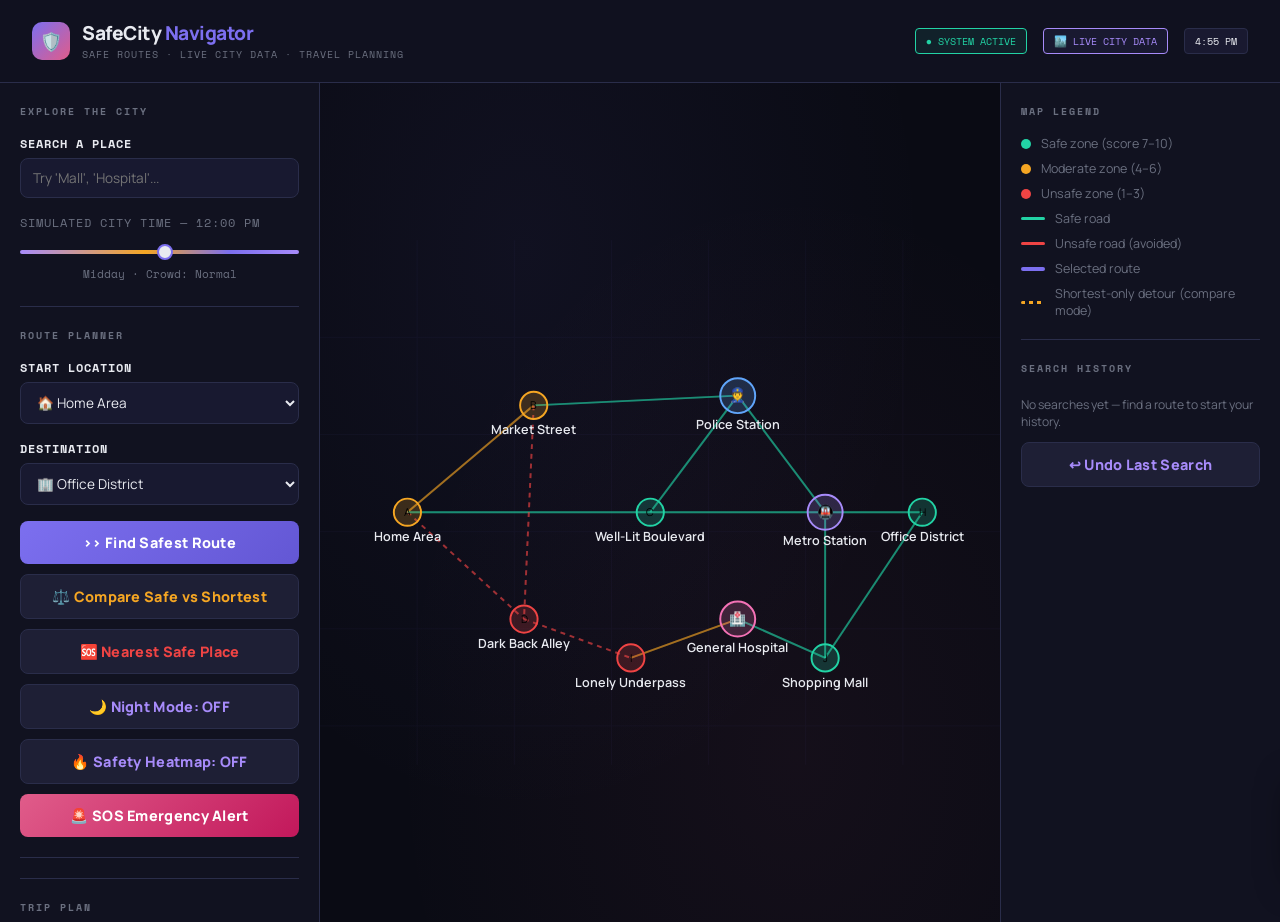
<file: index.html>
<!DOCTYPE html>
<html lang="en">
<head>
<meta charset="UTF-8">
<meta name="viewport" content="width=device-width, initial-scale=1.0">
<title>SafeCity Navigator — Safety-First City Guide</title>
<link href="https://fonts.googleapis.com/css2?family=Space+Mono:ital,wght@0,400;0,700;1,400&family=Manrope:wght@300;400;600;800;900&display=swap" rel="stylesheet">
<link rel="stylesheet" href="css/style.css">
</head>
<body>



<!-- HEADER -->
<header>
  <div class="logo">
    <div class="logo-icon">🛡️</div>
    <div>
      <h1>SafeCity<span> Navigator</span></h1>
      <div class="logo-tag">SAFE ROUTES · LIVE CITY DATA · TRAVEL PLANNING</div>
    </div>
  </div>

  <div class="status-bar">
  <div class="badge safe">● SYSTEM ACTIVE</div>
  <div class="badge algo" style="color:#a78bfa; border-color:#a78bfa;">🏙️ LIVE CITY DATA</div>
  <div class="badge algo" id="liveClock" style="color:#e8eaf0; border-color:#2a2d4a;">
    --:-- --
  </div>
</div>
</header>

<!-- MAIN -->
<div class="main">

  <!-- LEFT PANEL -->
  <div class="panel scrollbar-hidden" style="background: var(--surface);">
    <div class="panel-title">Explore The City</div>
    <div class="select-group search-wrap">
      <label style="font-weight:800; color:var(--text);">Search a place</label>
      <input type="text" class="search-input" id="searchInput" placeholder="Try 'Mall', 'Hospital'..." autocomplete="off" oninput="handleSearchInput()" onfocus="handleSearchInput()">
      <div class="suggestions-box" id="searchSuggestions"></div>
    </div>

    <div class="select-group">
      <label>Simulated City Time — <span id="timeLabel">12:00 PM</span></label>
      <input type="range" id="timeSlider" min="0" max="23" step="1" value="12" oninput="handleTimeChange()">
      <div class="time-period-badge" id="timePeriodBadge">Midday · Crowd: Normal</div>
    </div>

    <hr class="divider">

    <div class="panel-title">Route Planner</div>

    <div class="select-group">
      <label style="font-weight:800; color:var(--text);">Start Location</label>
      <select id="sourceSelect">
        <option value="A">🏠 Home Area</option>
        <option value="B">🏪 Market Street</option>
        <option value="C">🌟 Well-Lit Boulevard</option>
        <option value="D">⚠️ Dark Back Alley</option>
        <option value="E">👮 City Police Station</option>
        <option value="F">🚇 Metro Station</option>
        <option value="G">🏥 General Hospital</option>
        <option value="H">🏢 Office District</option>
        <option value="I">⚠️ Lonely Underpass</option>
        <option value="J">🛍️ Shopping Mall</option>
      </select>
    </div>

    <div class="select-group">
      <label style="font-weight:800; color:var(--text);">Destination</label>
      <select id="destSelect">
        <option value="H">🏢 Office District</option>
        <option value="A">🏠 Home Area</option>
        <option value="B">🏪 Market Street</option>
        <option value="C">🌟 Well-Lit Boulevard</option>
        <option value="D">⚠️ Dark Back Alley</option>
        <option value="E">👮 City Police Station</option>
        <option value="F">🚇 Metro Station</option>
        <option value="G">🏥 General Hospital</option>
        <option value="I">⚠️ Lonely Underpass</option>
        <option value="J">🛍️ Shopping Mall</option>
      </select>
    </div>

    <button class="btn btn-primary" onclick="findRoute()">>> Find Safest Route</button>
    <button class="btn" style="background:#1e1f35; border:1px solid #2a2d4a; color:var(--warn); margin-bottom:10px;" onclick="compareRoutes()">⚖️ Compare Safe vs Shortest</button>
    <button class="btn" style="background:#1e1f35; border:1px solid #2a2d4a; color:var(--danger); margin-bottom:10px;" onclick="findNearestSafePlace()">🆘 Nearest Safe Place</button>
    <button class="btn" id="nightBtn" onclick="toggleNight()" style="background:#1e1f35; border:1px solid #2a2d4a; color:#a78bfa; margin-bottom:10px;">
  🌙 Night Mode: OFF
</button>
    <button class="btn" id="heatmapBtn" onclick="toggleHeatmap()" style="background:#1e1f35; border:1px solid #2a2d4a; color:#a78bfa; margin-bottom:10px;">
  🔥 Safety Heatmap: OFF
</button>
    <button class="btn btn-sos" id="sosBtn" onclick="triggerSOS()">🚨 SOS Emergency Alert</button>

    <hr class="divider">

    <!-- Route Result -->
    <div id="routeResult" class="route-info" style="display:none">
      <div class="route-info-title" id="routeResultTitle">🛡️ Safest Path Found</div>
      <div id="routeSteps"></div>
      <hr class="divider" style="margin: 10px 0">
      <div class="metric-row">
        <span>Safety Score</span>
        <span class="metric-val" id="safetyScore">—</span>
      </div>
      <div class="metric-row">
        <span>Total Distance</span>
        <span class="metric-val" id="totalDistance" style="color:var(--warn)">—</span>
      </div>
    </div>

    <hr class="divider">

    <div class="panel-title">Trip Plan</div>
    <div id="travelPlanList">
      <div class="muted-note">No stops added yet — search a place and tap "+ Add to Trip Plan".</div>
    </div>
    <button class="btn" style="background:#1e1f35; border:1px solid #2a2d4a; color:#22d3a5; margin-top:10px;" onclick="planVisit()">🧭 Plan My Visit (Start → Stops → End)</button>
    <div class="plan-controls">
      <button onclick="undoPlan()">↩ UNDO</button>
      <button onclick="redoPlan()">↪ REDO</button>
    </div>

    <hr class="divider">

    <div class="panel-title">Nearby You Might Also Visit</div>
    <div id="nearbySuggestions" style="display:none;"></div>
    <div class="muted-note" id="nearbySuggestionsEmpty">Plan a visit to see nearby suggestions.</div>
  </div>

  <!-- CENTER MAP -->
  <div class="map-area">
    <svg id="cityMap" viewBox="0 0 700 540" preserveAspectRatio="xMidYMid meet">
      <defs>
        <marker id="arrowSafe" markerWidth="6" markerHeight="6" refX="5" refY="3" orient="auto">
          <path d="M0,0 L0,6 L6,3 z" fill="#22d3a5" opacity="0.6"/>
        </marker>
        <filter id="glow">
          <feGaussianBlur stdDeviation="3" result="coloredBlur"/>
          <feMerge><feMergeNode in="coloredBlur"/><feMergeNode in="SourceGraphic"/></feMerge>
        </filter>
        <filter id="glowStrong">
          <feGaussianBlur stdDeviation="6" result="coloredBlur"/>
          <feMerge><feMergeNode in="coloredBlur"/><feMergeNode in="SourceGraphic"/></feMerge>
        </filter>
      </defs>

      <!-- SAFETY HEATMAP — behind grid/edges/nodes, toggled on/off -->
      <g id="heatmapGroup" style="display:none;"></g>

      <!-- Grid lines -->
      <g opacity="0.04" stroke="#7c6fef" stroke-width="1">
        <line x1="0" y1="100" x2="700" y2="100"/>
        <line x1="0" y1="200" x2="700" y2="200"/>
        <line x1="0" y1="300" x2="700" y2="300"/>
        <line x1="0" y1="400" x2="700" y2="400"/>
        <line x1="0" y1="500" x2="700" y2="500"/>
        <line x1="100" y1="0" x2="100" y2="540"/>
        <line x1="200" y1="0" x2="200" y2="540"/>
        <line x1="300" y1="0" x2="300" y2="540"/>
        <line x1="400" y1="0" x2="400" y2="540"/>
        <line x1="500" y1="0" x2="500" y2="540"/>
        <line x1="600" y1="0" x2="600" y2="540"/>
      </g>

      <!-- EDGES — drawn first so nodes appear on top -->
      <g id="edgesGroup"></g>
      <g id="routeEdgesGroup"></g>
      <g id="compareOverlayGroup"></g>

      <!-- NODES -->
      <g id="nodesGroup"></g>
    </svg>
  </div>

  <!-- RIGHT PANEL -->
  <div class="panel scrollbar-hidden" style="background: var(--surface);">
    <div id="placeDetailsCard" class="place-details-card" style="display:none;"></div>

    <div id="travelOptionsCard" style="display:none;"></div>

    <div class="panel-title">Map Legend</div>

    <div class="legend-item">
      <div class="legend-dot" style="background: var(--safe)"></div>
      Safe zone (score 7–10)
    </div>
    <div class="legend-item">
      <div class="legend-dot" style="background: var(--warn)"></div>
      Moderate zone (4–6)
    </div>
    <div class="legend-item">
      <div class="legend-dot" style="background: var(--danger)"></div>
      Unsafe zone (1–3)
    </div>
    <div class="legend-item">
      <div class="legend-line" style="background: var(--safe)"></div>
      Safe road
    </div>
    <div class="legend-item">
      <div class="legend-line" style="background: var(--danger)"></div>
      Unsafe road (avoided)
    </div>
    <div class="legend-item">
      <div class="legend-line" style="background: var(--accent); height:4px"></div>
      Selected route
    </div>
    <div class="legend-item">
      <div class="legend-line" style="background: var(--warn); height:3px; background-image: repeating-linear-gradient(90deg, var(--warn) 0 4px, transparent 4px 8px); background-color:transparent;"></div>
      Shortest-only detour (compare mode)
    </div>

    <hr class="divider">
    <div class="panel-title">Search History</div>
    <div id="tripHistoryList">
      <div class="muted-note">No searches yet — find a route to start your history.</div>
    </div>
    <button class="btn" style="background:#1e1f35; border:1px solid #2a2d4a; color:#a78bfa; margin-top:8px;" onclick="undoLastHistory()">↩ Undo Last Search</button>

  </div>

</div>

<!-- TOAST -->
<div class="toast" id="toast">
  <div class="toast-icon" id="toastIcon">[OK]</div>
  <div class="toast-title" id="toastTitle">Route Found!</div>
  <div class="toast-msg" id="toastMsg">Safest path calculated.</div>
</div>

<script src="js/script.js"></script>
</body>
</html>
</file>
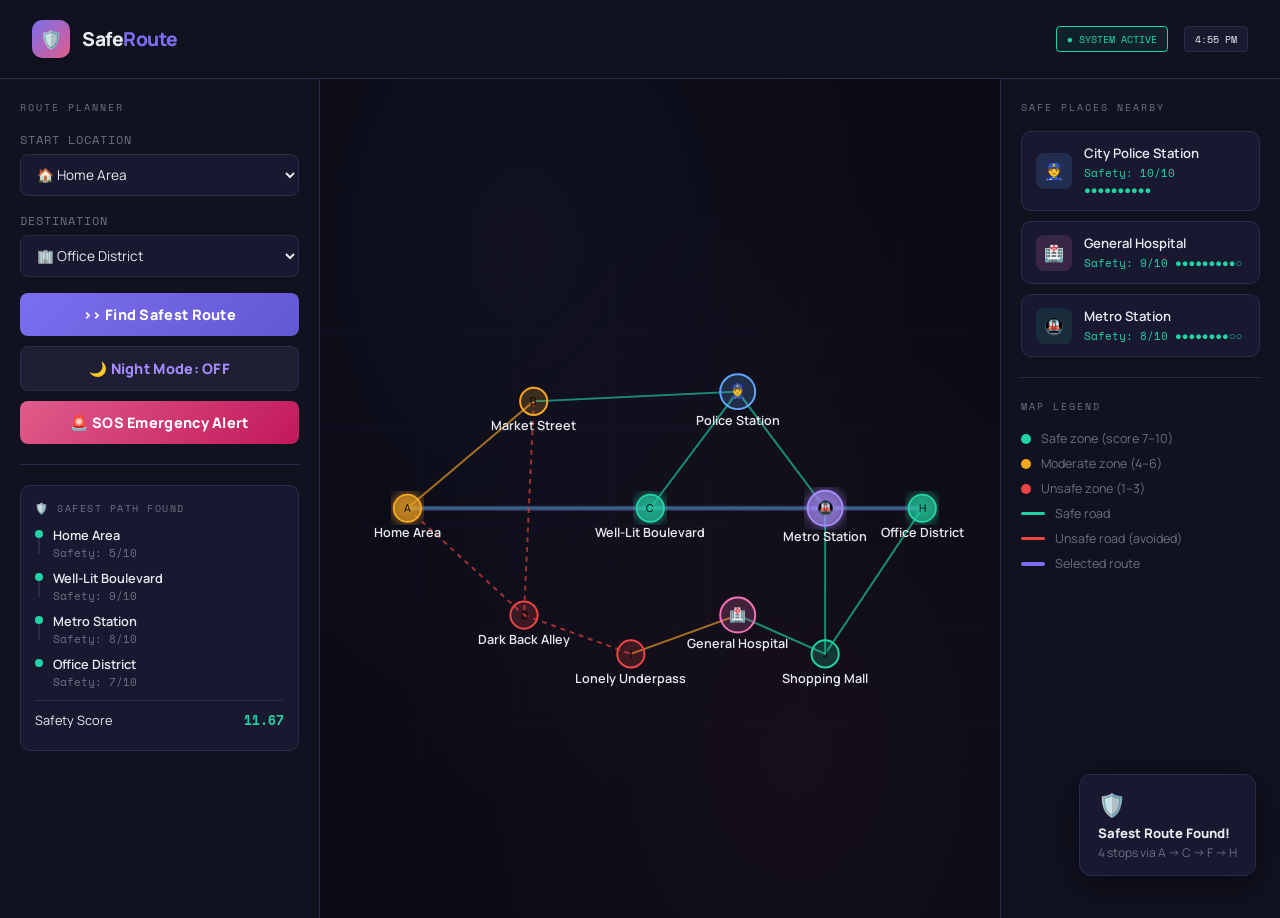
<file: java-original/SafeRouteUI.html>
<!DOCTYPE html>
<html lang="en">
<head>
<meta charset="UTF-8">
<meta name="viewport" content="width=device-width, initial-scale=1.0">
<title>SafeRoute — Women's Safety Navigation</title>
<link href="https://fonts.googleapis.com/css2?family=Space+Mono:ital,wght@0,400;0,700;1,400&family=Manrope:wght@300;400;600;800;900&display=swap" rel="stylesheet">
<style>
  :root {
    --bg: #0a0b14;
    --surface: #111220;
    --surface2: #181930;
    --border: #2a2d4a;
    --accent: #7c6fef;
    --accent2: #e05c8a;
    --safe: #22d3a5;
    --warn: #f5a623;
    --danger: #ef4444;
    --police: #60a5fa;
    --hospital: #f472b6;
    --text: #e8eaf0;
    --muted: #6b7080;
    --mono: 'Space Mono', monospace;
    --sans: 'Manrope', sans-serif;
  }
  * { margin: 0; padding: 0; box-sizing: border-box; }

  body {
    font-family: var(--sans);
    background: var(--bg);
    color: var(--text);
    min-height: 100vh;
    overflow-x: hidden;
  }

  /* ── HEADER ── */
  header {
    padding: 20px 32px;
    border-bottom: 1px solid var(--border);
    display: flex;
    align-items: center;
    justify-content: space-between;
    background: rgba(17,18,32,0.95);
    backdrop-filter: blur(12px);
    position: sticky; top: 0; z-index: 100;
  }
  .logo {
    display: flex; align-items: center; gap: 12px;
  }
  .logo-icon {
    width: 38px; height: 38px;
    background: linear-gradient(135deg, var(--accent), var(--accent2));
    border-radius: 10px;
    display: grid; place-items: center;
    font-size: 18px;
  }
  .logo h1 {
    font-size: 1.2rem; font-weight: 900;
    letter-spacing: -0.5px;
  }
  .logo span { color: var(--accent); }
  .status-bar {
    display: flex; gap: 16px; align-items: center;
  }
  .badge {
    font-family: var(--mono);
    font-size: 0.65rem;
    padding: 4px 10px;
    border-radius: 4px;
    border: 1px solid;
  }
  .badge.safe { border-color: var(--safe); color: var(--safe); background: rgba(34,211,165,0.08); }
  .badge.algo { border-color: var(--accent); color: var(--accent); background: rgba(124,111,239,0.08); }

  /* ── MAIN LAYOUT ── */
  .main {
    display: grid;
    grid-template-columns: 320px 1fr 280px;
    gap: 0;
    height: calc(100vh - 61px);
  }

  /* ── PANELS ── */
  .panel {
    border-right: 1px solid var(--border);
    overflow-y: auto;
    padding: 20px;
  }
  .panel:last-child { border-right: none; border-left: 1px solid var(--border); }
  .panel-title {
    font-size: 0.65rem;
    font-family: var(--mono);
    text-transform: uppercase;
    letter-spacing: 2px;
    color: var(--muted);
    margin-bottom: 16px;
  }

  /* ── LEFT PANEL: Controls ── */
  .select-group { margin-bottom: 16px; }
  .select-group label {
    display: block;
    font-size: 0.72rem;
    color: var(--muted);
    margin-bottom: 6px;
    font-family: var(--mono);
    text-transform: uppercase;
    letter-spacing: 1px;
  }
  select {
    width: 100%;
    background: var(--surface2);
    border: 1px solid var(--border);
    color: var(--text);
    padding: 10px 12px;
    border-radius: 8px;
    font-family: var(--sans);
    font-size: 0.85rem;
    cursor: pointer;
    outline: none;
    transition: border-color 0.2s;
  }
  select:focus { border-color: var(--accent); }

  .btn {
    width: 100%;
    padding: 12px;
    border: none;
    border-radius: 8px;
    font-family: var(--sans);
    font-weight: 800;
    font-size: 0.9rem;
    cursor: pointer;
    transition: all 0.2s;
    letter-spacing: 0.3px;
  }
  .btn-primary {
    background: linear-gradient(135deg, var(--accent), #6357d4);
    color: white;
    margin-bottom: 10px;
  }
  .btn-primary:hover { transform: translateY(-1px); box-shadow: 0 6px 20px rgba(124,111,239,0.4); }
  .btn-sos {
    background: linear-gradient(135deg, var(--accent2), #c2185b);
    color: white;
  }
  .btn-sos:hover { transform: translateY(-1px); box-shadow: 0 6px 20px rgba(224,92,138,0.4); }
  .btn-sos.pulsing { animation: sosPulse 1s ease-in-out infinite; }
  @keyframes sosPulse {
    0%,100% { box-shadow: 0 0 0 0 rgba(224,92,138,0.5); }
    50% { box-shadow: 0 0 0 14px rgba(224,92,138,0); }
  }

  /* Divider */
  .divider { border: none; border-top: 1px solid var(--border); margin: 20px 0; }

  /* Route info box */
  .route-info {
    background: var(--surface2);
    border: 1px solid var(--border);
    border-radius: 10px;
    padding: 14px;
    margin-top: 16px;
  }
  .route-info-title {
    font-size: 0.65rem;
    font-family: var(--mono);
    color: var(--muted);
    text-transform: uppercase;
    letter-spacing: 1.5px;
    margin-bottom: 10px;
  }
  .route-step {
    display: flex;
    align-items: flex-start;
    gap: 10px;
    margin-bottom: 8px;
    font-size: 0.82rem;
  }
  .step-dot {
    width: 8px; height: 8px;
    border-radius: 50%;
    background: var(--safe);
    margin-top: 4px;
    flex-shrink: 0;
  }
  .step-line {
    width: 2px; height: 16px;
    background: var(--border);
    margin: 0 3px;
    flex-shrink: 0;
  }
  .route-step.unsafe .step-dot { background: var(--danger); }

  .metric-row {
    display: flex; justify-content: space-between;
    font-size: 0.8rem; margin-bottom: 6px;
  }
  .metric-val { font-family: var(--mono); color: var(--safe); font-weight: 700; }

  /* ── CENTER: MAP ── */
  .map-area {
    position: relative;
    overflow: hidden;
    background:
      radial-gradient(ellipse at 30% 20%, rgba(124,111,239,0.06) 0%, transparent 60%),
      radial-gradient(ellipse at 70% 80%, rgba(224,92,138,0.05) 0%, transparent 60%),
      var(--bg);
  }
  #cityMap {
    width: 100%;
    height: 100%;
  }

  /* ── RIGHT PANEL: Safe Places & Legend ── */
  .safe-place-card {
    background: var(--surface2);
    border: 1px solid var(--border);
    border-radius: 10px;
    padding: 12px 14px;
    margin-bottom: 10px;
    display: flex;
    align-items: center;
    gap: 12px;
    transition: border-color 0.2s;
  }
  .safe-place-card:hover { border-color: var(--accent); }
  .place-icon {
    width: 36px; height: 36px;
    border-radius: 8px;
    display: grid; place-items: center;
    font-size: 16px;
    flex-shrink: 0;
  }
  .place-icon.police { background: rgba(96,165,250,0.15); }
  .place-icon.hospital { background: rgba(244,114,182,0.15); }
  .place-name { font-weight: 600; font-size: 0.82rem; }
  .place-score {
    font-family: var(--mono);
    font-size: 0.7rem;
    color: var(--safe);
    margin-top: 2px;
  }

  /* Legend */
  .legend-item {
    display: flex; align-items: center;
    gap: 10px; margin-bottom: 8px;
    font-size: 0.78rem; color: var(--muted);
  }
  .legend-dot {
    width: 10px; height: 10px;
    border-radius: 50%; flex-shrink: 0;
  }
  .legend-line {
    width: 24px; height: 3px;
    border-radius: 2px; flex-shrink: 0;
  }

  /* DSA box */
  .dsa-box {
    background: linear-gradient(135deg, rgba(124,111,239,0.08), rgba(224,92,138,0.05));
    border: 1px solid rgba(124,111,239,0.3);
    border-radius: 10px;
    padding: 14px;
    margin-top: 4px;
  }
  .dsa-box h4 { font-size: 0.72rem; color: var(--accent); margin-bottom: 8px; font-family: var(--mono); }
  .dsa-box li {
    font-size: 0.75rem; color: var(--muted);
    list-style: none; margin-bottom: 4px;
    padding-left: 12px; position: relative;
  }
  .dsa-box li::before { content: '▸'; position: absolute; left: 0; color: var(--accent); }

  /* Toast / Alert */
  .toast {
    position: fixed;
    bottom: 24px; right: 24px;
    background: var(--surface2);
    border: 1px solid var(--border);
    border-radius: 12px;
    padding: 14px 18px;
    font-size: 0.82rem;
    box-shadow: 0 8px 32px rgba(0,0,0,0.5);
    transform: translateX(120%);
    transition: transform 0.3s cubic-bezier(0.34,1.56,0.64,1);
    z-index: 200;
    max-width: 280px;
  }
  .toast.show { transform: translateX(0); }
  .toast.sos { border-color: var(--accent2); }
  .toast-icon { font-size: 1.4rem; margin-bottom: 4px; }
  .toast-title { font-weight: 800; margin-bottom: 2px; }
  .toast-msg { color: var(--muted); font-size: 0.75rem; }

  /* SVG styles */
  .node-circle { cursor: pointer; transition: r 0.2s; }
  .node-circle:hover { filter: brightness(1.3); }
  .edge-line { stroke-opacity: 0.4; transition: stroke-opacity 0.3s; }
  .edge-safe { stroke: var(--safe); }
  .edge-unsafe { stroke: var(--danger); }
  .edge-moderate { stroke: var(--warn); }
  .route-highlight { stroke-opacity: 1 !important; stroke-width: 5 !important; animation: dash 0.5s ease; }

  .scrollbar-hidden::-webkit-scrollbar { width: 4px; }
  .scrollbar-hidden::-webkit-scrollbar-track { background: transparent; }
  .scrollbar-hidden::-webkit-scrollbar-thumb { background: var(--border); border-radius: 2px; }
</style>
</head>
<body>



<!-- HEADER -->
<header>
  <div class="logo">
    <div class="logo-icon">🛡️</div>
    <div>
      <h1>Safe<span>Route</span></h1>
    </div>
  </div>

  <div class="status-bar">
  <div class="badge safe">● SYSTEM ACTIVE</div>
  <div class="badge algo" id="liveClock" style="color:#e8eaf0; border-color:#2a2d4a;">
    --:-- --
  </div>
</div>
</header>

<!-- MAIN -->
<div class="main">

  <!-- LEFT PANEL -->
  <div class="panel scrollbar-hidden" style="background: var(--surface);">
    <div class="panel-title">Route Planner</div>

    <div class="select-group">
      <label>Start Location</label>
      <select id="sourceSelect">
        <option value="A">🏠 Home Area</option>
        <option value="B">🏪 Market Street</option>
        <option value="C">🌟 Well-Lit Boulevard</option>
        <option value="D">⚠️ Dark Back Alley</option>
        <option value="E">👮 City Police Station</option>
        <option value="F">🚇 Metro Station</option>
        <option value="G">🏥 General Hospital</option>
        <option value="H">🏢 Office District</option>
        <option value="I">⚠️ Lonely Underpass</option>
        <option value="J">🛍️ Shopping Mall</option>
      </select>
    </div>

    <div class="select-group">
      <label>Destination</label>
      <select id="destSelect">
        <option value="H">🏢 Office District</option>
        <option value="A">🏠 Home Area</option>
        <option value="B">🏪 Market Street</option>
        <option value="C">🌟 Well-Lit Boulevard</option>
        <option value="D">⚠️ Dark Back Alley</option>
        <option value="E">👮 City Police Station</option>
        <option value="F">🚇 Metro Station</option>
        <option value="G">🏥 General Hospital</option>
        <option value="I">⚠️ Lonely Underpass</option>
        <option value="J">🛍️ Shopping Mall</option>
      </select>
    </div>

    <button class="btn btn-primary" onclick="findRoute()">>> Find Safest Route</button>
    <button class="btn" id="nightBtn" onclick="toggleNight()" style="background:#1e1f35; border:1px solid #2a2d4a; color:#a78bfa; margin-bottom:10px;">
  🌙 Night Mode: OFF
</button>
    <button class="btn btn-sos" id="sosBtn" onclick="triggerSOS()">🚨 SOS Emergency Alert</button>

    <hr class="divider">

    <!-- Route Result -->
    <div id="routeResult" class="route-info" style="display:none">
      <div class="route-info-title">🛡️ Safest Path Found</div>
      <div id="routeSteps"></div>
      <hr class="divider" style="margin: 10px 0">
      <div class="metric-row">
        <span>Safety Score</span>
        <span class="metric-val" id="safetyScore">—</span>
      </div>
  
    </div>
  </div>

  <!-- CENTER MAP -->
  <div class="map-area">
    <svg id="cityMap" viewBox="0 0 700 540" preserveAspectRatio="xMidYMid meet">
      <defs>
        <marker id="arrowSafe" markerWidth="6" markerHeight="6" refX="5" refY="3" orient="auto">
          <path d="M0,0 L0,6 L6,3 z" fill="#22d3a5" opacity="0.6"/>
        </marker>
        <filter id="glow">
          <feGaussianBlur stdDeviation="3" result="coloredBlur"/>
          <feMerge><feMergeNode in="coloredBlur"/><feMergeNode in="SourceGraphic"/></feMerge>
        </filter>
        <filter id="glowStrong">
          <feGaussianBlur stdDeviation="6" result="coloredBlur"/>
          <feMerge><feMergeNode in="coloredBlur"/><feMergeNode in="SourceGraphic"/></feMerge>
        </filter>
      </defs>

      <!-- Grid lines -->
      <g opacity="0.04" stroke="#7c6fef" stroke-width="1">
        <line x1="0" y1="100" x2="700" y2="100"/>
        <line x1="0" y1="200" x2="700" y2="200"/>
        <line x1="0" y1="300" x2="700" y2="300"/>
        <line x1="0" y1="400" x2="700" y2="400"/>
        <line x1="0" y1="500" x2="700" y2="500"/>
        <line x1="100" y1="0" x2="100" y2="540"/>
        <line x1="200" y1="0" x2="200" y2="540"/>
        <line x1="300" y1="0" x2="300" y2="540"/>
        <line x1="400" y1="0" x2="400" y2="540"/>
        <line x1="500" y1="0" x2="500" y2="540"/>
        <line x1="600" y1="0" x2="600" y2="540"/>
      </g>

      <!-- EDGES — drawn first so nodes appear on top -->
      <g id="edgesGroup"></g>
      <g id="routeEdgesGroup"></g>

      <!-- NODES -->
      <g id="nodesGroup"></g>
    </svg>
  </div>

  <!-- RIGHT PANEL -->
  <div class="panel scrollbar-hidden" style="background: var(--surface);">
    <div class="panel-title">Safe Places Nearby</div>

    <div class="safe-place-card">
      <div class="place-icon police">👮</div>
      <div>
        <div class="place-name">City Police Station</div>
        <div class="place-score">Safety: 10/10 ●●●●●●●●●●</div>
      </div>
    </div>
    <div class="safe-place-card">
      <div class="place-icon hospital">🏥</div>
      <div>
        <div class="place-name">General Hospital</div>
        <div class="place-score">Safety: 9/10 ●●●●●●●●●○</div>
      </div>
    </div>
    <div class="safe-place-card">
      <div class="place-icon" style="background:rgba(34,211,165,0.1)">🚇</div>
      <div>
        <div class="place-name">Metro Station</div>
        <div class="place-score">Safety: 8/10 ●●●●●●●●○○</div>
      </div>
    </div>

    <hr class="divider">
    <div class="panel-title">Map Legend</div>

    <div class="legend-item">
      <div class="legend-dot" style="background: var(--safe)"></div>
      Safe zone (score 7–10)
    </div>
    <div class="legend-item">
      <div class="legend-dot" style="background: var(--warn)"></div>
      Moderate zone (4–6)
    </div>
    <div class="legend-item">
      <div class="legend-dot" style="background: var(--danger)"></div>
      Unsafe zone (1–3)
    </div>
    <div class="legend-item">
      <div class="legend-line" style="background: var(--safe)"></div>
      Safe road
    </div>
    <div class="legend-item">
      <div class="legend-line" style="background: var(--danger)"></div>
      Unsafe road (avoided)
    </div>
    <div class="legend-item">
      <div class="legend-line" style="background: var(--accent); height:4px"></div>
      Selected route
    </div>


  </div>

</div>

<!-- TOAST -->
<div class="toast" id="toast">
  <div class="toast-icon" id="toastIcon">[OK]</div>
  <div class="toast-title" id="toastTitle">Route Found!</div>
  <div class="toast-msg" id="toastMsg">Safest path calculated.</div>
</div>

<script>
  function updateClock() {
  const now = new Date();
  let hours = now.getHours();
  const mins = String(now.getMinutes()).padStart(2, '0');
  const ampm = hours >= 12 ? 'PM' : 'AM';
  hours = hours % 12 || 12;
  const timeStr = `${hours}:${mins} ${ampm}`;
  const clockEl = document.getElementById('liveClock');
  clockEl.textContent = timeStr;

  if (now.getHours() >= 20 || now.getHours() < 6) {
    clockEl.style.color = '#a78bfa';
    clockEl.style.borderColor = '#a78bfa';
  }
}

setInterval(updateClock, 1000);
updateClock();

  let nightModeOn = false;

function toggleNight() {
  nightModeOn = !nightModeOn;
  const btn = document.getElementById('nightBtn');
  if (nightModeOn) {
    btn.textContent = '🌙 Night Mode: ON';
    btn.style.background = '#2a1f4a';
    btn.style.borderColor = '#a78bfa';
    btn.style.color = '#a78bfa';
    document.body.style.filter = 'brightness(0.85)';
    showToast('🌙', 'Night Mode ON', 'Unsafe roads now heavily penalized!', false);
  } else {
    btn.textContent = '🌙 Night Mode: OFF';
    btn.style.background = '#1e1f35';
    btn.style.borderColor = '#2a2d4a';
    document.body.style.filter = 'brightness(1)';
    showToast('☀️', 'Night Mode OFF', 'Normal safety weights restored.', true);
  }
}
// ══════════════════════════════════════════════
// DATA — mirrors the Java project exactly
// ══════════════════════════════════════════════
const nodes = {
  A: { id:'A', name:'Home Area',           x:90,  y:280, safety:5,  type:'normal'  },
  B: { id:'B', name:'Market Street',       x:220, y:170, safety:4,  type:'normal'  },
  C: { id:'C', name:'Well-Lit Boulevard',  x:340, y:280, safety:9,  type:'normal'  },
  D: { id:'D', name:'Dark Back Alley',     x:210, y:390, safety:2,  type:'normal'  },
  E: { id:'E', name:'Police Station',      x:430, y:160, safety:10, type:'police'  },
  F: { id:'F', name:'Metro Station',       x:520, y:280, safety:8,  type:'metro'   },
  G: { id:'G', name:'General Hospital',   x:430, y:390, safety:9,  type:'hospital'},
  H: { id:'H', name:'Office District',    x:620, y:280, safety:7,  type:'normal'  },
  I: { id:'I', name:'Lonely Underpass',   x:320, y:430, safety:2,  type:'normal'  },
  J: { id:'J', name:'Shopping Mall',      x:520, y:430, safety:8,  type:'normal'  },
};

const edges = [
  { from:'A', to:'B', dist:1.5, light:5, crowd:6  },
  { from:'A', to:'D', dist:1.0, light:2, crowd:2  },
  { from:'A', to:'C', dist:2.0, light:9, crowd:8  },
  { from:'B', to:'E', dist:1.5, light:8, crowd:7  },
  { from:'B', to:'D', dist:0.8, light:3, crowd:3  },
  { from:'C', to:'E', dist:1.2, light:9, crowd:8  },
  { from:'C', to:'F', dist:1.5, light:8, crowd:9  },
  { from:'D', to:'I', dist:0.5, light:1, crowd:1  },
  { from:'E', to:'F', dist:1.0, light:9, crowd:8  },
  { from:'F', to:'H', dist:1.0, light:8, crowd:9  },
  { from:'F', to:'J', dist:1.2, light:8, crowd:9  },
  { from:'G', to:'J', dist:0.8, light:7, crowd:6  },
  { from:'H', to:'J', dist:0.5, light:7, crowd:8  },
  { from:'I', to:'G', dist:1.0, light:4, crowd:3  },
];

function safetyWeight(edge) {
  const dest = nodes[edge.to];
  const avg = (dest.safety + edge.light + edge.crowd) / 3;
  return edge.dist * (11 - avg);
}

function edgeSafetyClass(edge) {
  const avg = (nodes[edge.to].safety + edge.light + edge.crowd) / 3;
  if (avg >= 7) return 'safe';
  if (avg >= 4) return 'moderate';
  return 'unsafe';
}

function nodeColor(node) {
  if (node.type === 'police')   return '#60a5fa';
  if (node.type === 'hospital') return '#f472b6';
  if (node.type === 'metro')    return '#a78bfa';
  if (node.safety >= 7) return '#22d3a5';
  if (node.safety >= 4) return '#f5a623';
  return '#ef4444';
}

// ══════════════════════════════════════════════
// RENDER MAP
// ══════════════════════════════════════════════
function renderMap() {
  const edgesG = document.getElementById('edgesGroup');
  const nodesG = document.getElementById('nodesGroup');

  // Draw edges
  edges.forEach(e => {
    const n1 = nodes[e.from], n2 = nodes[e.to];
    const cls = edgeSafetyClass(e);
    const colors = { safe:'#22d3a5', moderate:'#f5a623', unsafe:'#ef4444' };
    // Forward
    const line = document.createElementNS('http://www.w3.org/2000/svg', 'line');
    line.setAttribute('x1', n1.x); line.setAttribute('y1', n1.y);
    line.setAttribute('x2', n2.x); line.setAttribute('y2', n2.y);
    line.setAttribute('stroke', colors[cls]);
    line.setAttribute('stroke-width', '2');
    line.setAttribute('stroke-opacity', '0.35');
    line.setAttribute('stroke-dasharray', cls === 'unsafe' ? '5,5' : 'none');
    line.setAttribute('id', `edge-${e.from}-${e.to}`);
    line.setAttribute('class', 'edge-line');
    edgesG.appendChild(line);
    // Reverse
    const line2 = line.cloneNode();
    line2.setAttribute('id', `edge-${e.to}-${e.from}`);
    edgesG.appendChild(line2);
  });

  // Draw nodes
  Object.values(nodes).forEach(n => {
    const g = document.createElementNS('http://www.w3.org/2000/svg','g');
    g.setAttribute('id', `node-${n.id}`);
    g.setAttribute('class','node-circle');
    g.setAttribute('cursor','pointer');

    const circle = document.createElementNS('http://www.w3.org/2000/svg','circle');
    circle.setAttribute('cx', n.x); circle.setAttribute('cy', n.y);
    circle.setAttribute('r', n.type !== 'normal' ? 18 : 14);
    circle.setAttribute('fill', nodeColor(n));
    circle.setAttribute('fill-opacity', '0.2');
    circle.setAttribute('stroke', nodeColor(n));
    circle.setAttribute('stroke-width', '2');
    g.appendChild(circle);

    // Icon
    const icon = document.createElementNS('http://www.w3.org/2000/svg','text');
    icon.setAttribute('x', n.x); icon.setAttribute('y', n.y + 1);
    icon.setAttribute('text-anchor','middle'); icon.setAttribute('dominant-baseline','middle');
    icon.setAttribute('font-size', n.type !== 'normal' ? '14' : '11');
    icon.textContent = n.type === 'police' ? '👮' : n.type === 'hospital' ? '🏥' : n.type === 'metro' ? '🚇' : n.id;
    g.appendChild(icon);

    // Label
   const label = document.createElementNS('http://www.w3.org/2000/svg','text');
label.setAttribute('x', n.x); label.setAttribute('y', n.y + (n.type !== 'normal' ? 34 : 30));
label.setAttribute('text-anchor','middle');
label.setAttribute('font-size','13');
label.setAttribute('fill','#e8eaf0');
label.setAttribute('font-weight','600');
label.setAttribute('font-family','Manrope,sans-serif');
label.textContent = n.name;
    g.appendChild(label);

    nodesG.appendChild(g);
  });
}

// ══════════════════════════════════════════════
// DIJKSTRA
// ══════════════════════════════════════════════
function dijkstra(source, dest) {
  const dist = {}, prev = {}, visited = new Set();
  Object.keys(nodes).forEach(id => { dist[id] = Infinity; prev[id] = null; });
  dist[source] = 0;

  // Simple priority queue using sorted array (same logic as Java Min-Heap)
  const pq = [{ id: source, cost: 0 }];

  while (pq.length > 0) {
    pq.sort((a, b) => a.cost - b.cost);
    const { id: curr } = pq.shift();
    if (visited.has(curr)) continue;
    visited.add(curr);
    if (curr === dest) break;

    // All edges from curr (both directions)
    edges.filter(e => e.from === curr || e.to === curr).forEach(e => {
      const neighbor = e.from === curr ? e.to : e.from;
      if (visited.has(neighbor)) return;
      // Compute weight using neighbor as destination for safety score
      const edgeCopy = { from: curr, to: neighbor, dist: e.dist, light: e.light, crowd: e.crowd };
      const w = safetyWeight(edgeCopy);
      const newDist = dist[curr] + w;
      if (newDist < dist[neighbor]) {
        dist[neighbor] = newDist;
        prev[neighbor] = curr;
        pq.push({ id: neighbor, cost: newDist });
      }
    });
  }

  // Reconstruct path
  const path = [];
  let cur = dest;
  while (cur) { path.unshift(cur); cur = prev[cur]; }
  if (path[0] !== source) return { path: [], cost: Infinity };
  return { path, cost: dist[dest] };
}

// ══════════════════════════════════════════════
// UI ACTIONS
// ══════════════════════════════════════════════
let currentRoute = [];

function findRoute() {
  const src = document.getElementById('sourceSelect').value;
  const dst = document.getElementById('destSelect').value;

  if (src === dst) { showToast('⚠️', 'Same Location', 'Pick different start and end.', false); return; }

  const { path, cost } = dijkstra(src, dst);

  // Reset all edges
  document.querySelectorAll('.edge-line').forEach(l => {
    l.setAttribute('stroke-opacity','0.35');
    l.setAttribute('stroke-width','2');
  });
  document.querySelectorAll('.node-circle circle').forEach(c => {
    c.setAttribute('fill-opacity','0.2');
    c.removeAttribute('filter');
  });

  if (!path.length) {
    showToast('❌', 'No Route', 'No path found between these points.', false);
    return;
  }

  currentRoute = path;

  // Highlight route edges
  for (let i = 0; i < path.length - 1; i++) {
    const a = path[i], b = path[i+1];
    const el = document.getElementById(`edge-${a}-${b}`) || document.getElementById(`edge-${b}-${a}`);
    if (el) {
      el.setAttribute('stroke', '#7c6fef');
      el.setAttribute('stroke-width', '5');
      el.setAttribute('stroke-opacity', '1');
      el.setAttribute('stroke-dasharray', 'none');
    }
  }

  // Highlight route nodes
  path.forEach((id, idx) => {
    const circle = document.querySelector(`#node-${id} circle`);
    if (circle) {
      circle.setAttribute('fill-opacity', '0.5');
      circle.setAttribute('filter', 'url(#glowStrong)');
    }
  });

  // Show panel
  renderRouteSteps(path, cost);
  showToast('🛡️', 'Safest Route Found!', `${path.length} stops via ${path.join(' → ')}`, true);
}

function renderRouteSteps(path, cost) {
  const result = document.getElementById('routeResult');
  const steps = document.getElementById('routeSteps');
  const scoreEl = document.getElementById('safetyScore');

  result.style.display = 'block';
  scoreEl.textContent = cost.toFixed(2);
  steps.innerHTML = '';

  path.forEach((id, idx) => {
    const n = nodes[id];
    const unsafe = n.safety <= 3;
    const div = document.createElement('div');
    div.className = `route-step${unsafe ? ' unsafe' : ''}`;
    div.innerHTML = `
      <div>
        <div class="step-dot" style="${unsafe ? 'background:var(--danger)' : ''}"></div>
        ${idx < path.length - 1 ? '<div class="step-line"></div>' : ''}
      </div>
      <div>
        <div style="font-weight:600;font-size:0.8rem">${n.name}</div>
        <div style="color:var(--muted);font-size:0.7rem;font-family:var(--mono)">Safety: ${n.safety}/10</div>
      </div>`;
    steps.appendChild(div);
  });
}

let sosActive = false;
function triggerSOS() {
  const btn = document.getElementById('sosBtn');
  sosActive = !sosActive;
  if (sosActive) {
    btn.classList.add('pulsing');
    btn.textContent = '[OK] SOS SENT — Tap to Cancel';
    showToast('🚨', 'SOS Alert Sent!', 'Notifying Mom, Friend Neha, Dad + Police + Hospital', false);
  } else {
    btn.classList.remove('pulsing');
    btn.textContent = '🚨 SOS Emergency Alert';
    showToast('[OK]', 'SOS Cancelled', 'Alert deactivated.', true);
  }
}

function showToast(icon, title, msg, safe) {
  const toast = document.getElementById('toast');
  document.getElementById('toastIcon').textContent = icon;
  document.getElementById('toastTitle').textContent = title;
  document.getElementById('toastMsg').textContent = msg;
  toast.className = `toast${safe ? '' : ' sos'} show`;
  setTimeout(() => { toast.className = `toast${safe ? '' : ' sos'}`; }, 3500);
}

// Init
renderMap();
// Auto-find default route on load
setTimeout(() => findRoute(), 600);
</script>
</body>
</html>
</file>
<file: css/style.css>
:root {
    --bg: #0a0b14;
    --surface: #111220;
    --surface2: #181930;
    --border: #2a2d4a;
    --accent: #7c6fef;
    --accent2: #e05c8a;
    --safe: #22d3a5;
    --warn: #f5a623;
    --danger: #ef4444;
    --police: #60a5fa;
    --hospital: #f472b6;
    --text: #e8eaf0;
    --muted: #6b7080;
    --mono: 'Space Mono', monospace;
    --sans: 'Manrope', sans-serif;
  }
  * { margin: 0; padding: 0; box-sizing: border-box; }

  body {
    font-family: var(--sans);
    background: var(--bg);
    color: var(--text);
    min-height: 100vh;
    overflow-x: hidden;
  }

  /* ── HEADER ── */
  header {
    padding: 20px 32px;
    border-bottom: 1px solid var(--border);
    display: flex;
    align-items: center;
    justify-content: space-between;
    background: rgba(17,18,32,0.95);
    backdrop-filter: blur(12px);
    position: sticky; top: 0; z-index: 100;
  }
  .logo {
    display: flex; align-items: center; gap: 12px;
  }
  .logo-icon {
    width: 38px; height: 38px;
    background: linear-gradient(135deg, var(--accent), var(--accent2));
    border-radius: 10px;
    display: grid; place-items: center;
    font-size: 18px;
  }
  .logo h1 {
    font-size: 1.2rem; font-weight: 900;
    letter-spacing: -0.5px;
  }
  .logo span { color: var(--accent); }
  .status-bar {
    display: flex; gap: 16px; align-items: center;
  }
  .badge {
    font-family: var(--mono);
    font-size: 0.65rem;
    padding: 4px 10px;
    border-radius: 4px;
    border: 1px solid;
  }
  .badge.safe { border-color: var(--safe); color: var(--safe); background: rgba(34,211,165,0.08); }
  .badge.algo { border-color: var(--accent); color: var(--accent); background: rgba(124,111,239,0.08); }

  /* ── MAIN LAYOUT ── */
  .main {
    display: grid;
    grid-template-columns: 320px 1fr 280px;
    gap: 0;
    height: calc(100vh - 61px);
  }

  /* ── PANELS ── */
  .panel {
    border-right: 1px solid var(--border);
    overflow-y: auto;
    padding: 20px;
  }
  .panel:last-child { border-right: none; border-left: 1px solid var(--border); }
  .panel-title {
    font-size: 0.65rem;
    font-family: var(--mono);
    text-transform: uppercase;
    letter-spacing: 2px;
    color: var(--muted);
    margin-bottom: 16px;
    font-weight: 800;
  }

  /* ── LEFT PANEL: Controls ── */
  .select-group { margin-bottom: 16px; }
  .select-group label {
    display: block;
    font-size: 0.72rem;
    color: var(--muted);
    margin-bottom: 6px;
    font-family: var(--mono);
    text-transform: uppercase;
    letter-spacing: 1px;
  }
  select {
    width: 100%;
    background: var(--surface2);
    border: 1px solid var(--border);
    color: var(--text);
    padding: 10px 12px;
    border-radius: 8px;
    font-family: var(--sans);
    font-size: 0.85rem;
    cursor: pointer;
    outline: none;
    transition: border-color 0.2s;
  }
  select:focus { border-color: var(--accent); }

  .btn {
    width: 100%;
    padding: 12px;
    border: none;
    border-radius: 8px;
    font-family: var(--sans);
    font-weight: 800;
    font-size: 0.9rem;
    cursor: pointer;
    transition: all 0.2s;
    letter-spacing: 0.3px;
  }
  .btn-primary {
    background: linear-gradient(135deg, var(--accent), #6357d4);
    color: white;
    margin-bottom: 10px;
  }
  .btn-primary:hover { transform: translateY(-1px); box-shadow: 0 6px 20px rgba(124,111,239,0.4); }
  .btn-sos {
    background: linear-gradient(135deg, var(--accent2), #c2185b);
    color: white;
  }
  .btn-sos:hover { transform: translateY(-1px); box-shadow: 0 6px 20px rgba(224,92,138,0.4); }
  .btn-sos.pulsing { animation: sosPulse 1s ease-in-out infinite; }
  @keyframes sosPulse {
    0%,100% { box-shadow: 0 0 0 0 rgba(224,92,138,0.5); }
    50% { box-shadow: 0 0 0 14px rgba(224,92,138,0); }
  }

  /* Divider */
  .divider { border: none; border-top: 1px solid var(--border); margin: 20px 0; }

  /* Route info box */
  .route-info {
    background: var(--surface2);
    border: 1px solid var(--border);
    border-radius: 10px;
    padding: 14px;
    margin-top: 16px;
  }
  .route-info-title {
    font-size: 0.65rem;
    font-family: var(--mono);
    color: var(--muted);
    text-transform: uppercase;
    letter-spacing: 1.5px;
    margin-bottom: 10px;
  }
  .route-step {
    display: flex;
    align-items: flex-start;
    gap: 10px;
    margin-bottom: 8px;
    font-size: 0.82rem;
  }
  .step-dot {
    width: 8px; height: 8px;
    border-radius: 50%;
    background: var(--safe);
    margin-top: 4px;
    flex-shrink: 0;
  }
  .step-line {
    width: 2px; height: 16px;
    background: var(--border);
    margin: 0 3px;
    flex-shrink: 0;
  }
  .route-step.unsafe .step-dot { background: var(--danger); }

  .metric-row {
    display: flex; justify-content: space-between;
    font-size: 0.8rem; margin-bottom: 6px;
  }
  .metric-val { font-family: var(--mono); color: var(--safe); font-weight: 700; }

  /* ── CENTER: MAP ── */
  .map-area {
    position: relative;
    overflow: hidden;
    background:
      radial-gradient(ellipse at 30% 20%, rgba(124,111,239,0.06) 0%, transparent 60%),
      radial-gradient(ellipse at 70% 80%, rgba(224,92,138,0.05) 0%, transparent 60%),
      var(--bg);
  }
  #cityMap {
    width: 100%;
    height: 100%;
  }

  /* ── RIGHT PANEL: Safe Places & Legend ── */
  .safe-place-card {
    background: var(--surface2);
    border: 1px solid var(--border);
    border-radius: 10px;
    padding: 12px 14px;
    margin-bottom: 10px;
    display: flex;
    align-items: center;
    gap: 12px;
    transition: border-color 0.2s;
  }
  .safe-place-card:hover { border-color: var(--accent); }
  .place-icon {
    width: 36px; height: 36px;
    border-radius: 8px;
    display: grid; place-items: center;
    font-size: 16px;
    flex-shrink: 0;
  }
  .place-icon.police { background: rgba(96,165,250,0.15); }
  .place-icon.hospital { background: rgba(244,114,182,0.15); }
  .place-name { font-weight: 600; font-size: 0.82rem; }
  .place-score {
    font-family: var(--mono);
    font-size: 0.7rem;
    color: var(--safe);
    margin-top: 2px;
  }

  /* Legend */
  .legend-item {
    display: flex; align-items: center;
    gap: 10px; margin-bottom: 8px;
    font-size: 0.78rem; color: var(--muted);
  }
  .legend-dot {
    width: 10px; height: 10px;
    border-radius: 50%; flex-shrink: 0;
  }
  .legend-line {
    width: 24px; height: 3px;
    border-radius: 2px; flex-shrink: 0;
  }

  /* DSA box */
  .dsa-box {
    background: linear-gradient(135deg, rgba(124,111,239,0.08), rgba(224,92,138,0.05));
    border: 1px solid rgba(124,111,239,0.3);
    border-radius: 10px;
    padding: 14px;
    margin-top: 4px;
  }
  .dsa-box h4 { font-size: 0.72rem; color: var(--accent); margin-bottom: 8px; font-family: var(--mono); }
  .dsa-box li {
    font-size: 0.75rem; color: var(--muted);
    list-style: none; margin-bottom: 4px;
    padding-left: 12px; position: relative;
  }
  .dsa-box li::before { content: '▸'; position: absolute; left: 0; color: var(--accent); }

  /* Toast / Alert */
  .toast {
    position: fixed;
    bottom: 24px; right: 24px;
    background: var(--surface2);
    border: 1px solid var(--border);
    border-radius: 12px;
    padding: 14px 18px;
    font-size: 0.82rem;
    box-shadow: 0 8px 32px rgba(0,0,0,0.5);
    transform: translateX(120%);
    transition: transform 0.3s cubic-bezier(0.34,1.56,0.64,1);
    z-index: 200;
    max-width: 280px;
  }
  .toast.show { transform: translateX(0); }
  .toast.sos { border-color: var(--accent2); }
  .toast-icon { font-size: 1.4rem; margin-bottom: 4px; }
  .toast-title { font-weight: 800; margin-bottom: 2px; }
  .toast-msg { color: var(--muted); font-size: 0.75rem; }

  /* SVG styles */
  .node-circle { cursor: pointer; transition: r 0.2s; }
  .node-circle:hover { filter: brightness(1.3); }
  .edge-line { stroke-opacity: 0.4; transition: stroke-opacity 0.3s; }
  .edge-safe { stroke: var(--safe); }
  .edge-unsafe { stroke: var(--danger); }
  .edge-moderate { stroke: var(--warn); }
  .route-highlight { stroke-opacity: 1 !important; stroke-width: 5 !important; animation: dash 0.5s ease; }

  .scrollbar-hidden::-webkit-scrollbar { width: 4px; }
  .scrollbar-hidden::-webkit-scrollbar-track { background: transparent; }
  .scrollbar-hidden::-webkit-scrollbar-thumb { background: var(--border); border-radius: 2px; }

  /* ── CITY GUIDE ADDITIONS ── */
  .logo-tag {
    font-family: var(--mono);
    font-size: 0.62rem;
    color: var(--muted);
    letter-spacing: 1px;
    margin-top: 1px;
  }
  .search-wrap { position: relative; }
  input[type="text"].search-input {
    width: 100%;
    background: var(--surface2);
    border: 1px solid var(--border);
    color: var(--text);
    padding: 10px 12px;
    border-radius: 8px;
    font-family: var(--sans);
    font-size: 0.85rem;
    outline: none;
    transition: border-color 0.2s;
  }
  input[type="text"].search-input:focus { border-color: var(--accent); }
  .suggestions-box {
    display: none;
    position: absolute;
    top: calc(100% + 6px);
    left: 0; right: 0;
    background: var(--surface2);
    border: 1px solid var(--border);
    border-radius: 8px;
    z-index: 50;
    max-height: 220px;
    overflow-y: auto;
    box-shadow: 0 10px 30px rgba(0,0,0,0.45);
  }
  .suggestion-item {
    padding: 9px 12px;
    font-size: 0.8rem;
    cursor: pointer;
    display: flex; align-items: center; gap: 8px;
    border-bottom: 1px solid var(--border);
  }
  .suggestion-item:last-child { border-bottom: none; }
  .suggestion-item:hover { background: rgba(124,111,239,0.12); }
  .suggestion-empty { padding: 10px 12px; font-size: 0.78rem; color: var(--muted); }

  .place-details-card {
    background: var(--surface2);
    border: 1px solid var(--accent);
    border-radius: 10px;
    padding: 14px;
    margin-bottom: 18px;
  }
  .place-detail-header {
    display: flex; align-items: center; gap: 12px;
    margin-bottom: 12px;
  }
  .place-detail-header .place-icon { width: 40px; height: 40px; font-size: 18px; }
  .disaster-badge {
    font-family: var(--mono);
    font-size: 0.68rem;
    padding: 2px 8px;
    border-radius: 4px;
  }
  .add-plan-btn {
    width: 100%;
    margin-top: 10px;
    padding: 9px;
    border-radius: 8px;
    border: 1px solid var(--border);
    background: #1e1f35;
    color: #a78bfa;
    font-family: var(--sans);
    font-weight: 700;
    font-size: 0.78rem;
    cursor: pointer;
  }
  .add-plan-btn:hover { border-color: var(--accent); }

  .plan-item {
    display: flex; align-items: center; justify-content: space-between;
    background: var(--surface2);
    border: 1px solid var(--border);
    border-radius: 8px;
    padding: 8px 10px;
    margin-bottom: 6px;
    font-size: 0.78rem;
  }
  .plan-item .remove-x {
    cursor: pointer;
    color: var(--muted);
    font-family: var(--mono);
    padding: 0 4px;
  }
  .plan-item .remove-x:hover { color: var(--accent2); }
  .plan-controls { display: flex; gap: 8px; margin-top: 8px; }
  .plan-controls button {
    flex: 1;
    padding: 8px;
    border-radius: 8px;
    border: 1px solid var(--border);
    background: var(--surface2);
    color: var(--text);
    font-family: var(--mono);
    font-size: 0.7rem;
    cursor: pointer;
  }
  .plan-controls button:hover { border-color: var(--accent); }
  .muted-note { font-size: 0.76rem; color: var(--muted); padding: 4px 0; }

  .travel-option-card {
    background: var(--surface2);
    border: 1px solid var(--border);
    border-radius: 10px;
    padding: 10px 12px;
    margin-bottom: 10px;
    transition: opacity 0.2s;
  }
  .travel-option-card.unavailable { opacity: 0.5; }
  .travel-option-head {
    display: flex; justify-content: space-between; align-items: center;
    font-size: 0.82rem; font-weight: 700; margin-bottom: 6px;
  }
  .travel-avail {
    font-family: var(--mono); font-size: 0.6rem;
    padding: 2px 7px; border-radius: 4px; border: 1px solid;
    text-transform: uppercase; letter-spacing: 0.5px;
  }
  .travel-avail.avail-yes { color: var(--safe); border-color: var(--safe); background: rgba(34,211,165,0.08); }
  .travel-avail.avail-no { color: var(--danger); border-color: var(--danger); background: rgba(239,68,68,0.08); }

  input[type="range"] {
    width: 100%;
    -webkit-appearance: none;
    appearance: none;
    height: 4px;
    border-radius: 2px;
    background: linear-gradient(90deg, #a78bfa 0%, var(--warn) 45%, var(--accent) 75%, #a78bfa 100%);
    outline: none;
    margin: 6px 0 8px;
  }
  input[type="range"]::-webkit-slider-thumb {
    -webkit-appearance: none;
    width: 16px; height: 16px;
    border-radius: 50%;
    background: var(--text);
    border: 2px solid var(--accent);
    cursor: pointer;
  }
  input[type="range"]::-moz-range-thumb {
    width: 16px; height: 16px;
    border-radius: 50%;
    background: var(--text);
    border: 2px solid var(--accent);
    cursor: pointer;
  }
  .time-period-badge {
    font-family: var(--mono);
    font-size: 0.68rem;
    color: var(--muted);
    text-align: center;
    padding: 4px 0;
  }

  .history-item {
    background: var(--surface2);
    border: 1px solid var(--border);
    border-radius: 10px;
    padding: 10px 12px;
    margin-bottom: 8px;
  }
  .history-item-head {
    display: flex; justify-content: space-between; align-items: center;
    font-size: 0.76rem; font-weight: 700; margin-bottom: 4px; gap: 8px;
  }
  .history-time {
    font-family: var(--mono); font-size: 0.6rem; color: var(--muted); white-space: nowrap;
  }
</file>
